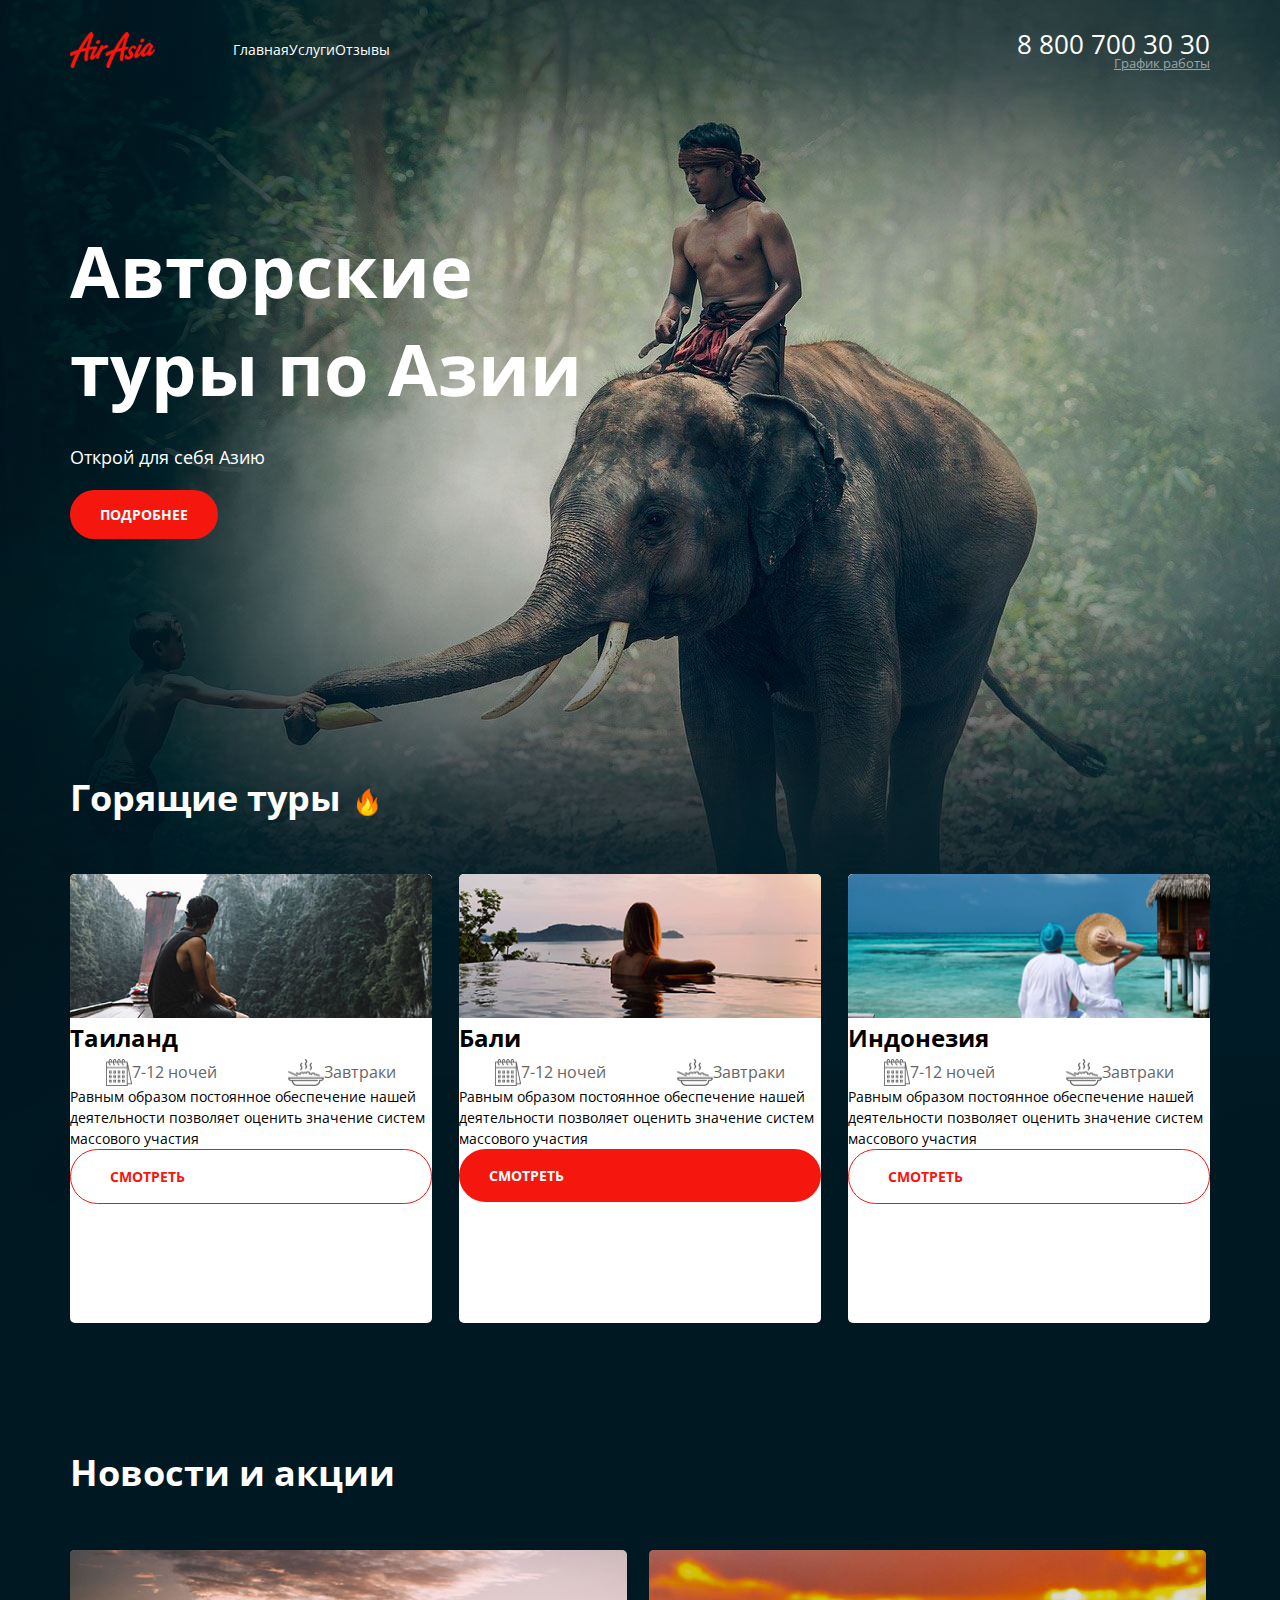
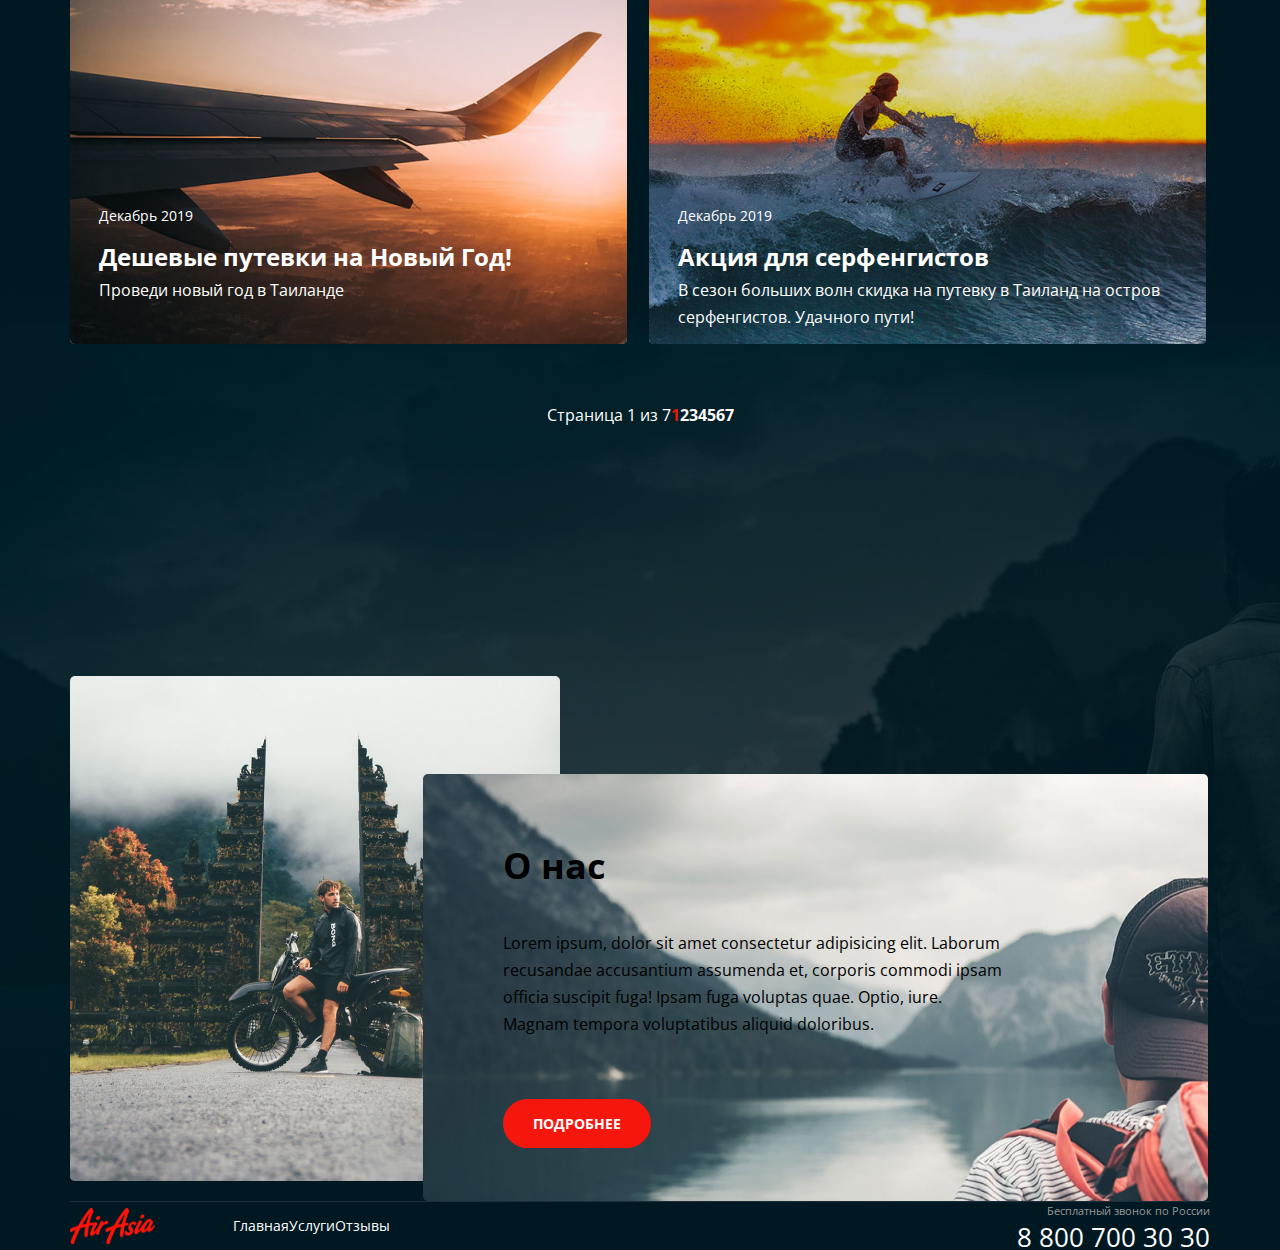
<file: index.html>
<!DOCTYPE html>
<html lang="ru">

<head>
    <meta charset="UTF-8">
    <meta http-equiv="X-UA-Compatible" content="ie=edge">
    <meta name="viewport" content="width=1160, initial-scale=1.0">
    <link rel="stylesheet" href="css/main.css">
    <title>Air-Asia | Home Page</title>
</head>

<body>
    <div class="wrapper main-page-wrapper">
        <div class="wrapper__content">
            <section class="hero">
                <div class="container hero__container">
                    <header class="header">
                        <div class="header__col">

                            <a href="#" class="logo">
                                <img src="./image/logo/logo.svg" alt="airasia logo" class="logo__pic">
                            </a>
                            <nav class="menu">
                                <ul class="menu__list">
                                    <li class="menu__item">
                                        <a href="#" class="menu__link">Главная</a>
                                    </li>
                                    <li class="menu__item">
                                        <a href="#" class="menu__link">Услуги</a>
                                    </li>
                                    <li class="menu__item">
                                        <a href="#" class="menu__link">Отзывы</a>
                                    </li>
                                </ul>
                            </nav>
                        </div>
                        <div class="header__col header__col--align--right">

                            <address class="contacts">
                                <a href="tel:+78007003030" class="contacts__phone">8 800 700 30 30</a>
                                <div class="contacts__dropdown-title">График работы</div>
                            </address>
                        </div>
                    </header>
                    <div class="hero__content">
                        <div class="hero__text-section">
                            <h1 class="hero__title">Авторские туры по Азии</h1>
                            <h5 class="hero__subtitle">Открой для себя Азию</h5>
                            <a href="#" class="hero__link btn btn--color--red">Подробнее</a>
                        </div>
                    </div>
                </div>
            </section>
            <section class="hot-trips">
                <div class="container">
                    <div class="title-container">
                        <h2 class="title-container__text">Горящие туры</h2>
                        <img src="./image/icon/fire_icon.png" alt="fire" class="title-container__icon">
                    </div>
                    <ul class="hot-trips__list">
                        <li class="hot-trips__item trip">
                            <div class="trip__state">
                                <div class="trip__visual">
                                    <img src="./image/content/trips/tai.jpg" alt="Таиланд" class="trip__pic">
                                </div>
                                <div class="trip__content">
                                    <h3 class="trip__heading">Таиланд</h3>
                                    <ul class="trip__option">
                                        <li class="trip__view">
                                            <img src="./image/icon/calendar_icon.png" alt="date-image"
                                                class="trip__icon">
                                            <p class="trip__duration">7-12 ночей</p>
                                        </li>
                                        <li class="trip__view">
                                            <img src="./image/icon/meal_icon.png" alt="eat-image" class="trip__icon">
                                            <p class="trip__eat">Завтраки</p>
                                        </li>
                                    </ul>
                                    <div class="trip__text">
                                        <p>Равным образом постоянное обеспечение нашей деятельности
                                            позволяет
                                            оценить
                                            значение систем массового участия</p>
                                    </div>
                                    <a href="#" class="trip__link btn btn--color--white">Смотреть</a>
                                </div>
                            </div>
                        </li>
                        <li class="hot-trips__item trip">
                            <div class="trip__state">
                                <div class="trip__visual">
                                    <img src="./image/content/trips/bali.jpg" alt="Бали" class="trip__pic">
                                </div>
                                <div class="trip__content">
                                    <h3 class="trip__heading">Бали</h3>
                                    <ul class="trip__option">
                                        <li class="trip__view">
                                            <img src="./image/icon/calendar_icon.png" alt="date-image"
                                                class="trip__icon">
                                            <p class="trip__duration">7-12 ночей</p>
                                        </li>
                                        <li class="trip__view">
                                            <img src="./image/icon/meal_icon.png" alt="eat-image" class="trip__icon">
                                            <p class="trip__eat">Завтраки</p>
                                        </li>
                                    </ul>
                                    <div class="trip__text">
                                        <p>Равным образом постоянное обеспечение нашей деятельности
                                            позволяет
                                            оценить
                                            значение систем массового участия</p>
                                    </div>
                                    <a href="#" class="trip__link btn btn--color--red">Смотреть</a>
                                </div>
                            </div>
                        </li>
                        <li class="hot-trips__item trip">
                            <div class="trip__state">
                                <div class="trip__visual">
                                    <img src="./image/content/trips/indo.jpg" alt="Индонезия" class="trip__pic">
                                </div>
                                <div class="trip__content">
                                    <h3 class="trip__heading">Индонезия</h3>
                                    <ul class="trip__option">
                                        <li class="trip__view">
                                            <img src="./image/icon/calendar_icon.png" alt="date-image"
                                                class="trip__icon">
                                            <p class="trip__duration">7-12 ночей</p>
                                        </li>
                                        <li class="trip__view">
                                            <img src="./image/icon/meal_icon.png" alt="eat-image" class="trip__icon">
                                            <p class="trip__eat">Завтраки</p>
                                        </li>
                                    </ul>
                                    <div class="trip__text">
                                        <p>Равным образом постоянное обеспечение нашей деятельности
                                            позволяет
                                            оценить
                                            значение систем массового участия</p>
                                    </div>
                                    <a href="#" class="trip__link btn btn--color--white">Смотреть</a>
                                </div>
                            </div>
                        </li>
                    </ul>
                </div>
            </section>
            <section class="news">
                <div class="container">
                    <h2 class="news__title">Новости и акции</h2>
                    <ul class="news__list">
                        <li class="news__item knowledge">
                            <div class="knowledge__visual">
                                <img src="./image/content/news/plain.jpg" alt="" class="knowledge__pic">
                            </div>
                            <div class="knowledge__content">
                                <time class="knowledge__date">Декабрь 2019</time>
                                <h4 class="knowledge__heading">Дешевые путевки на Новый Год!</h4>
                                <div class="knowledge__text">

                                    <p>Проведи новый год в Таиланде</p>
                                </div>
                            </div>
                        </li>
                        <li class="news__item knowledge">
                            <div class="knowledge__visual">
                                <img src="./image/content/news/surfer.jpg" alt="" class="knowledge__pic">
                            </div>
                            <div class="knowledge__content">
                                <time class="knowledge__date">Декабрь 2019</time>
                                <h4 class="knowledge__heading">Акция для серфенгистов</h4>
                                <div class="knowledge__text">

                                    <p>В сезон больших волн скидка на путевку в Таиланд на остров
                                        серфенгистов. Удачного пути!</p>
                                </div>
                            </div>
                        </li>
                    </ul>
                    <div class="paginator">
                        <p class="paginator__text">Страница 1 из 7</p>
                        <ul class="paginator__list">
                            <li class="paginator__item paginator__item--active">
                                <a href="" class="paginator__link paginator__link--services">1</a>
                            </li>
                            <li class="paginator__item">
                                <a href="" class="paginator__link">2</a>
                            </li>
                            <li class="paginator__item">
                                <a href="" class="paginator__link">3</a>
                            </li>
                            <li class="paginator__item">
                                <a href="" class="paginator__link">4</a>
                            </li>
                            <li class="paginator__item">
                                <a href="" class="paginator__link">5</a>
                            </li>
                            <li class="paginator__item">
                                <a href="" class="paginator__link">6</a>
                            </li>
                            <li class="paginator__item">
                                <a href="" class="paginator__link">7</a>
                            </li>
                        </ul>
                    </div>
                </div>
            </section>
            <section class="preview">
                <div class="container">
                    <div class="preview-about">
                        <div class="preview-about__desc">
                            <h2 class="preview-about__title">О нас</h2>
                            <div class="preview-about__desc-text">
                                <p>Lorem ipsum, dolor sit amet consectetur adipisicing elit. Laborum recusandae
                                    accusantium
                                    assumenda et, corporis commodi ipsam officia suscipit fuga! Ipsam fuga voluptas
                                    quae.
                                    Optio, iure. Magnam tempora voluptatibus aliquid doloribus.</p>
                            </div>
                            <a href="#" class="preview-about__link btn btn--color--red">Подробнее</a>
                        </div>
                    </div>
                </div>
            </section>
        </div>
        <footer class="footer-container">
            <div class="container">
                <div class="footer footer-style-home">
                    <div class="footer__col">
                    <div class="logo footer-logo">
                        <a href="#" class="logo__link">
                            <img src="./image/logo/logo.svg" alt="airasia" class="footer-logo__pic">
                        </a>
                    </div>
                    <nav class="menu footer-menu">
                        <ul class="menu__list">
                            <li class="menu__item">
                                <a href="/" class="menu__link">Главная</a>
                            </li>
                            <li class="menu__item">
                                <a href="/" class="menu__link">Услуги</a>
                            </li>
                            <li class="menu__item">
                                <a href="/" class="menu__link">Отзывы</a>
                            </li>
                        </ul>
                    </nav>
                    </div>
                    <div class="footer__col footer__col--aline--right">
                    <ul class="socials">
                        <li class="socials__item socials__item--icon--telegram">
                            <a href="/" class="socials__link"></a>
                        </li>
                        <li class="socials__item socials__item--icon--vk">
                            <a href="/" class="socials__link"></a>
                        </li>
                        <li class="socials__item socials__item--icon--facebook">
                            <a href="/" class="socials__link"></a>
                        </li>
                        <li class="socials__item socials__item--icon--inst">
                            <a href="/" class="socials__link"></a>
                        </li>
                    </ul>
                    <address class="contacts footer-contacts">
                        <div class="contacts__desc">Бесплатный звонок по России</div>
                        <a href="tel:+78007003030" class="contacts__phone">8 800 700 30 30</a>
                    </address>
                </div>
                </div>
            </div>
        </footer>
    </div>
</body>

</html>
</file>
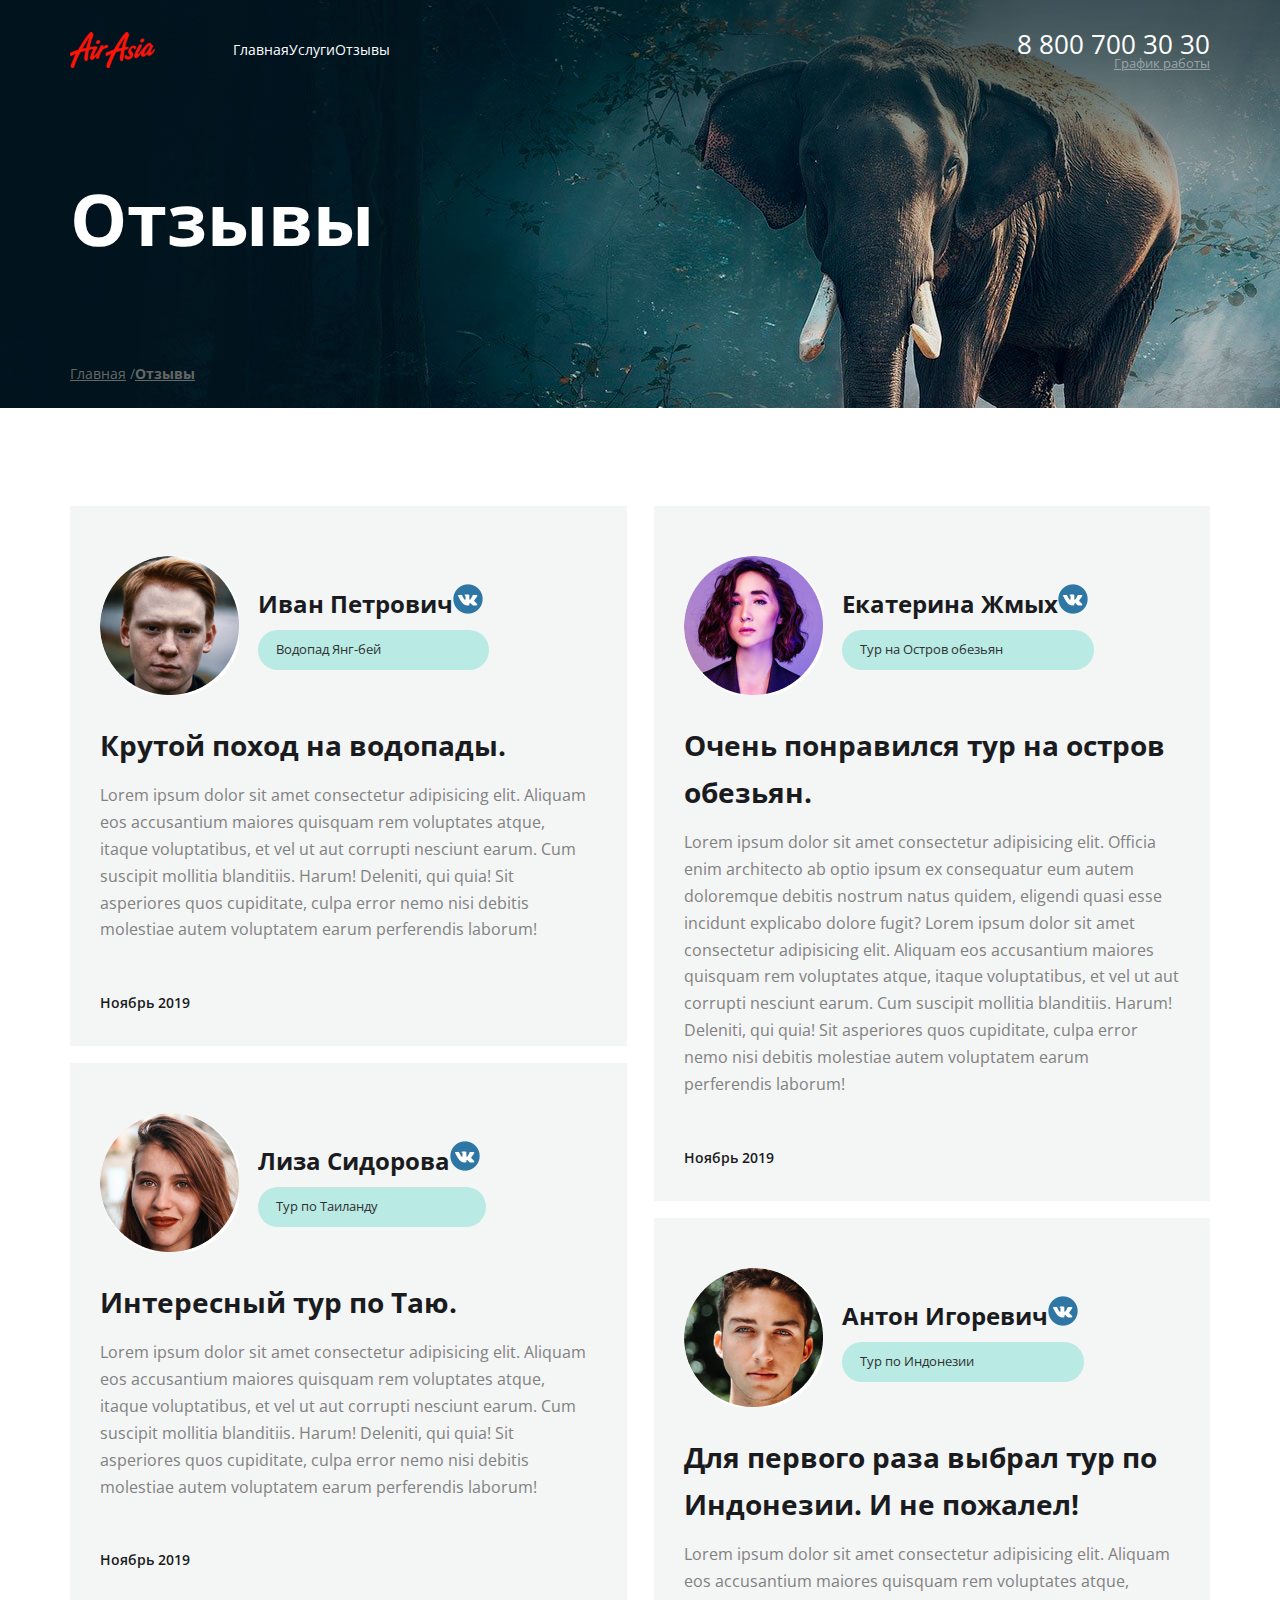
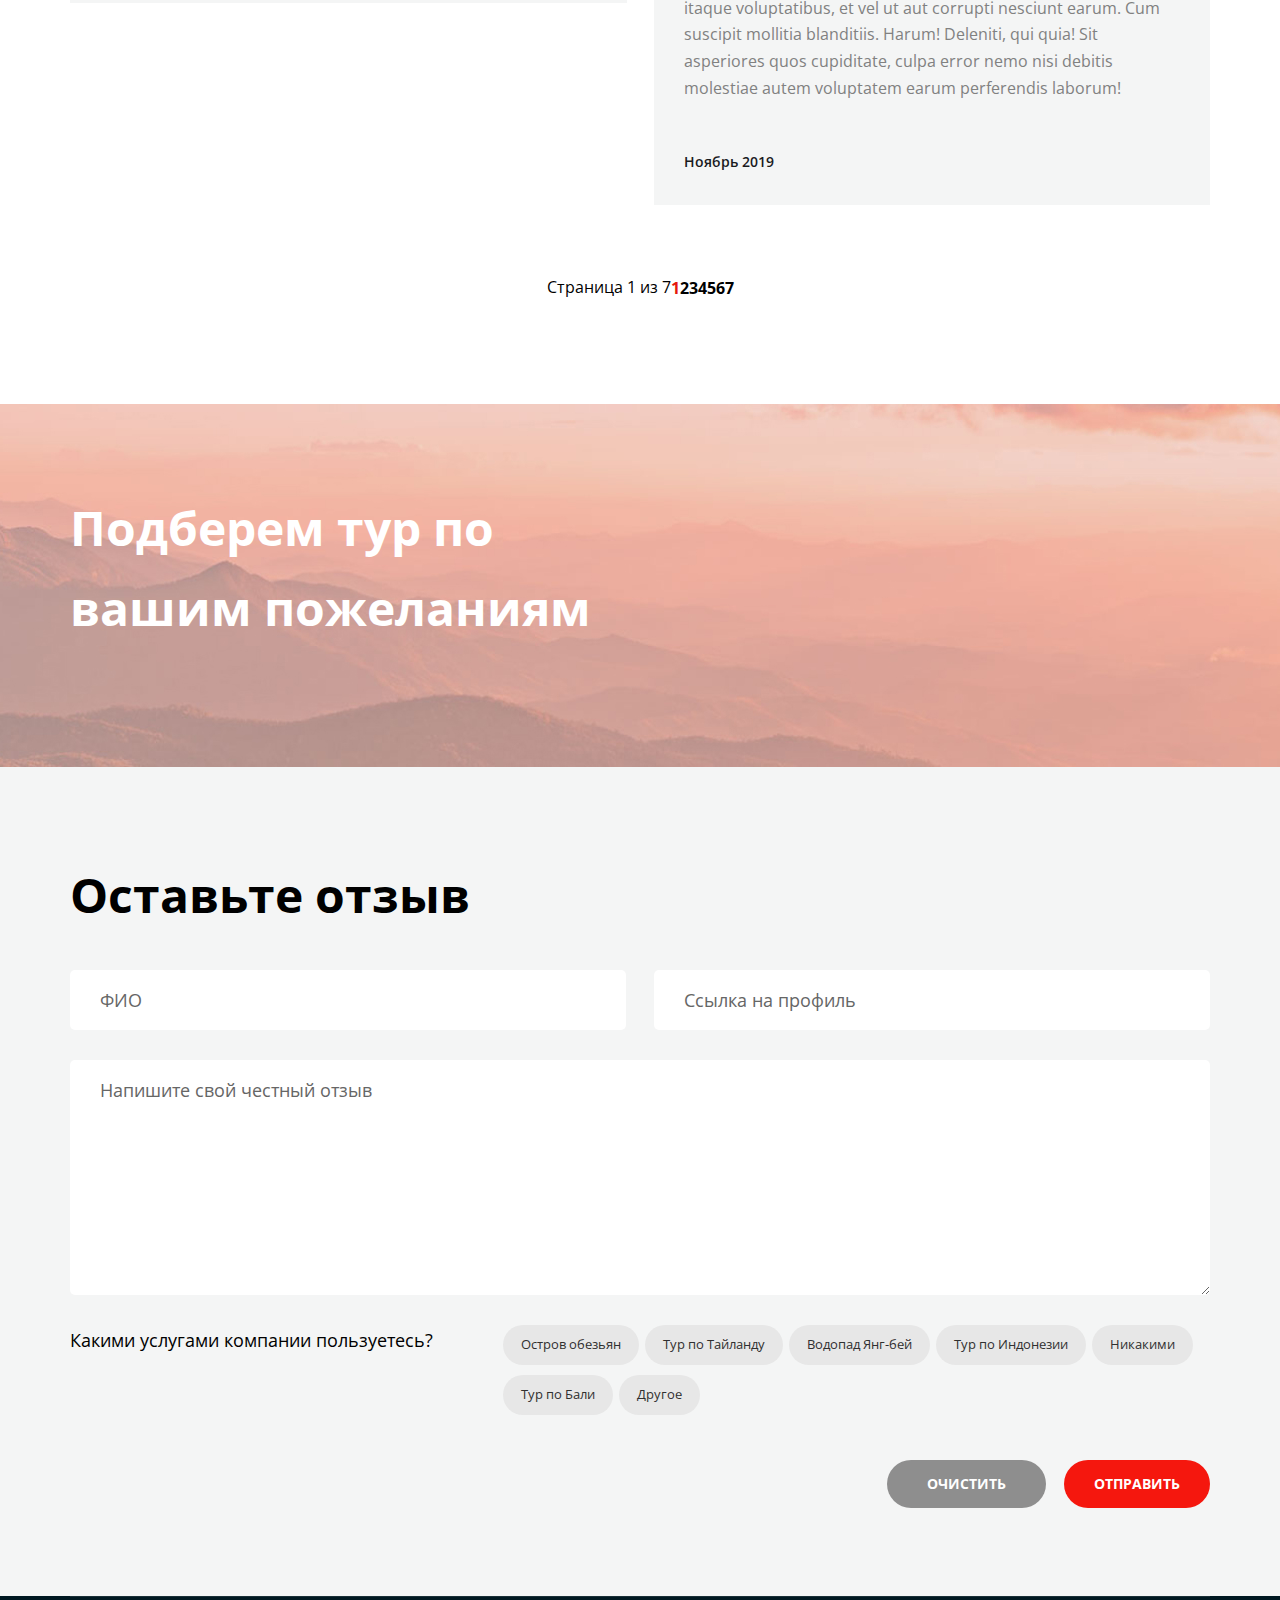
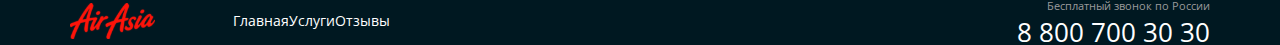
<file: reviews.html>
<!DOCTYPE html>
<html lang="ru">

<head>
    <meta charset="UTF-8">
    <meta http-equiv="X-UA-Compatible" content="ie=edge">
    <meta name="viewport" content="width=1160, initial-scale=1.0">
    <link rel="stylesheet" href="css/main.css">
    <title>Air-Asia | Reviews Page</title>
</head>

<body>
    <div class="wrapper">
        <section class="top-line">
            <div class="container top-line__container">
                <header class="header top-line__header">
                    <div class="header__col">

                        <a href="#" class="logo">
                            <img src="./image/logo/logo.svg" alt="airasia logo" class="logo__pic">
                        </a>
                        <nav class="menu">
                            <ul class="menu__list">
                                <li class="menu__item">
                                    <a href="#" class="menu__link">Главная</a>
                                </li>
                                <li class="menu__item">
                                    <a href="#" class="menu__link">Услуги</a>
                                </li>
                                <li class="menu__item">
                                    <a href="#" class="menu__link">Отзывы</a>
                                </li>
                            </ul>
                        </nav>
                    </div>
                    <div class="header__col header__col--align--right">

                        <address class="contacts">
                            <a href="tel:+78007003030" class="contacts__phone">8 800 700 30 30</a>
                            <div class="contacts__dropdown-title">График работы</div>
                        </address>
                    </div>
                </header>
                <h1 class="hero__title">Отзывы</h1>
                <nav class="breadcrumbs">
                    <ul class="breadcrumbs__list">
                        <li class="breadcrumbs__item">
                            <a href="#" class="breadcrumbs__link">Главная</a>
                        </li>
                        <li class="breadcrumbs__item breadcrumbs__item--active">
                            <a href="#" class="breadcrumbs__link">Отзывы</a>
                        </li>
                    </ul>
                </nav>
            </div>
        </section>
        <main class="page-content">
            <div class="container">
                <ul class="reviews">
                    <li class="reviews__item review">
                        <div class="review__header">
                            <div class="review__photo">
                                <div class="avatar">
                                    <img src="./image/content/reviews/review1.jpg" alt="user" class="avatar__img">
                                </div>
                            </div>
                            <div class="review__userdata">
                                <a href="#" class="review__user">Иван Петрович</a>
                                <div class="review__tag tags tag--bg--green">Водопад Янг-бей</div>
                            </div>
                        </div>
                        <div class="review__content">
                            <h5 class="review__title">Крутой поход на водопады.</h5>
                            <div class="review__text">
                                <p>Lorem ipsum dolor sit amet consectetur adipisicing elit. Aliquam eos accusantium maiores quisquam rem voluptates atque, itaque voluptatibus, et vel ut aut corrupti nesciunt earum. Cum suscipit mollitia blanditiis. Harum!
                                Deleniti, qui quia! Sit asperiores quos cupiditate, culpa error nemo nisi debitis molestiae autem voluptatem earum perferendis laborum!</p>
                            </div>
                            <time class="review__date">Ноябрь 2019</time>
                        </div>
                    </li>
                    
                    <li class="reviews__item review">
                        <div class="review__header">
                            <div class="review__photo">
                                <div class="avatar">
                                    <img src="./image/content/reviews/review3.jpg" alt="user" class="avatar__img">
                                </div>
                            </div>
                            <div class="review__userdata">
                                <a href="#" class="review__user">Лиза Сидорова</a>
                                <div class="review__tag tags tag--bg--green">Тур по Таиланду</div>
                            </div>
                        </div>
                        <div class="review__content">
                            <h5 class="review__title">Интересный тур по Таю.</h5>
                            <div class="review__text">
                                <p>Lorem ipsum dolor sit amet consectetur adipisicing elit. Aliquam eos accusantium maiores quisquam rem voluptates atque, itaque voluptatibus, et vel ut aut corrupti nesciunt earum. Cum suscipit mollitia blanditiis. Harum!
                                Deleniti, qui quia! Sit asperiores quos cupiditate, culpa error nemo nisi debitis molestiae autem voluptatem earum perferendis laborum!</p>
                            </div>
                            <time class="review__date">Ноябрь 2019</time>
                        </div>
                    </li>
                    <li class="reviews__item review">
                        <div class="review__header">
                            <div class="review__photo">
                                <div class="avatar">
                                    <img src="./image/content/reviews/review2.jpg" alt="user" class="avatar__img">
                                </div>
                            </div>
                            <div class="review__userdata">
                                <a href="#" class="review__user">Екатерина Жмых</a>
                                <div class="review__tag tags tag--bg--green">Тур на Остров обезьян</div>
                            </div>
                        </div>
                        <div class="review__content">
                            <h5 class="review__title">Очень понравился тур на остров обезьян.</h5>
                            <div class="review__text">
                                <p>Lorem ipsum dolor sit amet consectetur adipisicing elit. Officia enim architecto ab optio ipsum ex consequatur eum autem doloremque debitis nostrum natus quidem, eligendi quasi esse incidunt explicabo dolore fugit? Lorem ipsum dolor sit amet consectetur adipisicing elit. Aliquam eos accusantium maiores quisquam rem voluptates atque, itaque voluptatibus, et vel ut aut corrupti nesciunt earum. Cum suscipit mollitia blanditiis. Harum!
                                Deleniti, qui quia! Sit asperiores quos cupiditate, culpa error nemo nisi debitis molestiae autem voluptatem earum perferendis laborum!</p>
                            </div>
                            <time class="review__date">Ноябрь 2019</time>
                        </div>
                    </li>
                    <li class="reviews__item review">
                        <div class="review__header">
                            <div class="review__photo">
                                <div class="avatar">
                                    <img src="./image/content/reviews/review4.jpg" alt="user" class="avatar__img">
                                </div>
                            </div>
                            <div class="review__userdata">
                                <a href="#" class="review__user">Антон Игоревич</a>
                                <div class="review__tag tags tag--bg--green">Тур по Индонезии</div>
                            </div>
                        </div>
                        <div class="review__content">
                            <h5 class="review__title">Для первого раза выбрал тур по Индонезии. И не пожалел!</h5>
                            <div class="review__text">
                                <p>Lorem ipsum dolor sit amet consectetur adipisicing elit. Aliquam eos accusantium maiores quisquam rem voluptates atque, itaque voluptatibus, et vel ut aut corrupti nesciunt earum. Cum suscipit mollitia blanditiis. Harum!
                                Deleniti, qui quia! Sit asperiores quos cupiditate, culpa error nemo nisi debitis molestiae autem voluptatem earum perferendis laborum!</p>
                            </div>
                            <time class="review__date">Ноябрь 2019</time>
                        </div>
                    </li>
                </ul>
            </div>
            <div class="paginator">
                <p class="paginator__text">Страница 1 из 7</p>
                <ul class="paginator__list">
                    <li class="paginator__item paginator__item--active">
                        <a href="" class="paginator__link paginator__link--services">1</a>
                    </li>
                    <li class="paginator__item">
                        <a href="" class="paginator__link paginator__link--services">2</a>
                    </li>
                    <li class="paginator__item">
                        <a href="" class="paginator__link paginator__link--services">3</a>
                    </li>
                    <li class="paginator__item">
                        <a href="" class="paginator__link paginator__link--services">4</a>
                    </li>
                    <li class="paginator__item">
                        <a href="" class="paginator__link paginator__link--services">5</a>
                    </li>
                    <li class="paginator__item">
                        <a href="" class="paginator__link paginator__link--services">6</a>
                    </li>
                    <li class="paginator__item">
                        <a href="" class="paginator__link paginator__link--services">7</a>
                    </li>
                </ul>
            </div>
        </main>
        <section class="separator">
            <div class="container">
                <div class="separator__content">
                    <h2 class="separator__title">Подберем тур по вашим пожеланиям</h2>
                </div>
            </div>
        </section>
        <section class="inner-section">
            <div class="container">
                <h2 class="inner-section__title">Оставьте отзыв</h2>
                <form class="form">
                    <div class="form__row">
                        <input type="text" placeholder="ФИО" class="form__input">
                        <input type="text" placeholder="Ссылка на профиль" class="form__input">
                    </div>
                    <div class="form__row">
                        <textarea placeholder="Напишите свой честный отзыв" class="form__input form__input--textarea"></textarea>
                    </div>
                    <div class="form__controls">
                        <div class="form__controls-title">Какими услугами компании пользуетесь?</div>
                        <ui class="controls">
                            <li class="controls__item">
                                <label class="controls__elem">
                                    <input type="checkbox" class="controls__checkbox">
                                    <div class="tags controls__tag">Остров обезьян</div>
                                </label>
                            </li>
                            <li class="controls__item">
                                <label class="controls__elem">
                                    <input type="checkbox" class="controls__checkbox">
                                    <div class="tags controls__tag">Тур по Тайланду</div>
                                </label>
                            </li>
                            <li class="controls__item">
                                <label class="controls__elem">
                                    <input type="checkbox" class="controls__checkbox">
                                    <div class="tags controls__tag">Водопад Янг-бей</div>
                                </label>
                            </li>
                            <li class="controls__item">
                                <label class="controls__elem">
                                    <input type="checkbox" class="controls__checkbox">
                                    <div class="tags controls__tag">Тур по Индонезии</div>
                                </label>
                            </li>
                            <li class="controls__item">
                                <label class="controls__elem">
                                    <input type="checkbox" class="controls__checkbox">
                                    <div class="tags controls__tag">Никакими</div>
                                </label>
                            </li>
                            <li class="controls__item">
                                <label class="controls__elem">
                                    <input type="checkbox" class="controls__checkbox">
                                    <div class="tags controls__tag">Тур по Бали</div>
                                </label>
                            </li>
                            <li class="controls__item">
                                <label class="controls__elem">
                                    <input type="checkbox" class="controls__checkbox">
                                    <div class="tags controls__tag">Другое</div>
                                </label>
                            </li>
                        </ui>
                    </div>
                    <div class="form__btns">
                        <button type="reset" class="form__btn btn btn--color--grey">Очистить</button>
                        <button type="submit" class="form__btn btn btn--color--red">Отправить</button>
                    </div>
                </form>
            </div>
        </section>
        <footer class="footer-container">
            <div class="container">
                <div class="footer footer-style-home">
                    <div class="footer__col">
                        <div class="logo footer-logo">
                            <a href="#" class="logo__link">
                                <img src="./image/logo/logo.svg" alt="airasia" class="footer-logo__pic">
                            </a>
                        </div>
                        <nav class="menu footer-menu">
                            <ul class="menu__list">
                                <li class="menu__item">
                                    <a href="/" class="menu__link">Главная</a>
                                </li>
                                <li class="menu__item">
                                    <a href="/" class="menu__link">Услуги</a>
                                </li>
                                <li class="menu__item">
                                    <a href="/" class="menu__link">Отзывы</a>
                                </li>
                            </ul>
                        </nav>
                    </div>
                    <div class="footer__col footer__col--aline--right">
                        <ul class="socials">
                            <li class="socials__item socials__item--icon--telegram">
                                <a href="/" class="socials__link"></a>
                            </li>
                            <li class="socials__item socials__item--icon--vk">
                                <a href="/" class="socials__link"></a>
                            </li>
                            <li class="socials__item socials__item--icon--facebook">
                                <a href="/" class="socials__link"></a>
                            </li>
                            <li class="socials__item socials__item--icon--inst">
                                <a href="/" class="socials__link"></a>
                            </li>
                        </ul>
                        <address class="contacts footer-contacts">
                            <div class="contacts__desc">Бесплатный звонок по России</div>
                            <a href="tel:+78007003030" class="contacts__phone">8 800 700 30 30</a>
                        </address>
                    </div>
                </div>
            </div>
        </footer>
    </div>
</body>

</html>
</file>
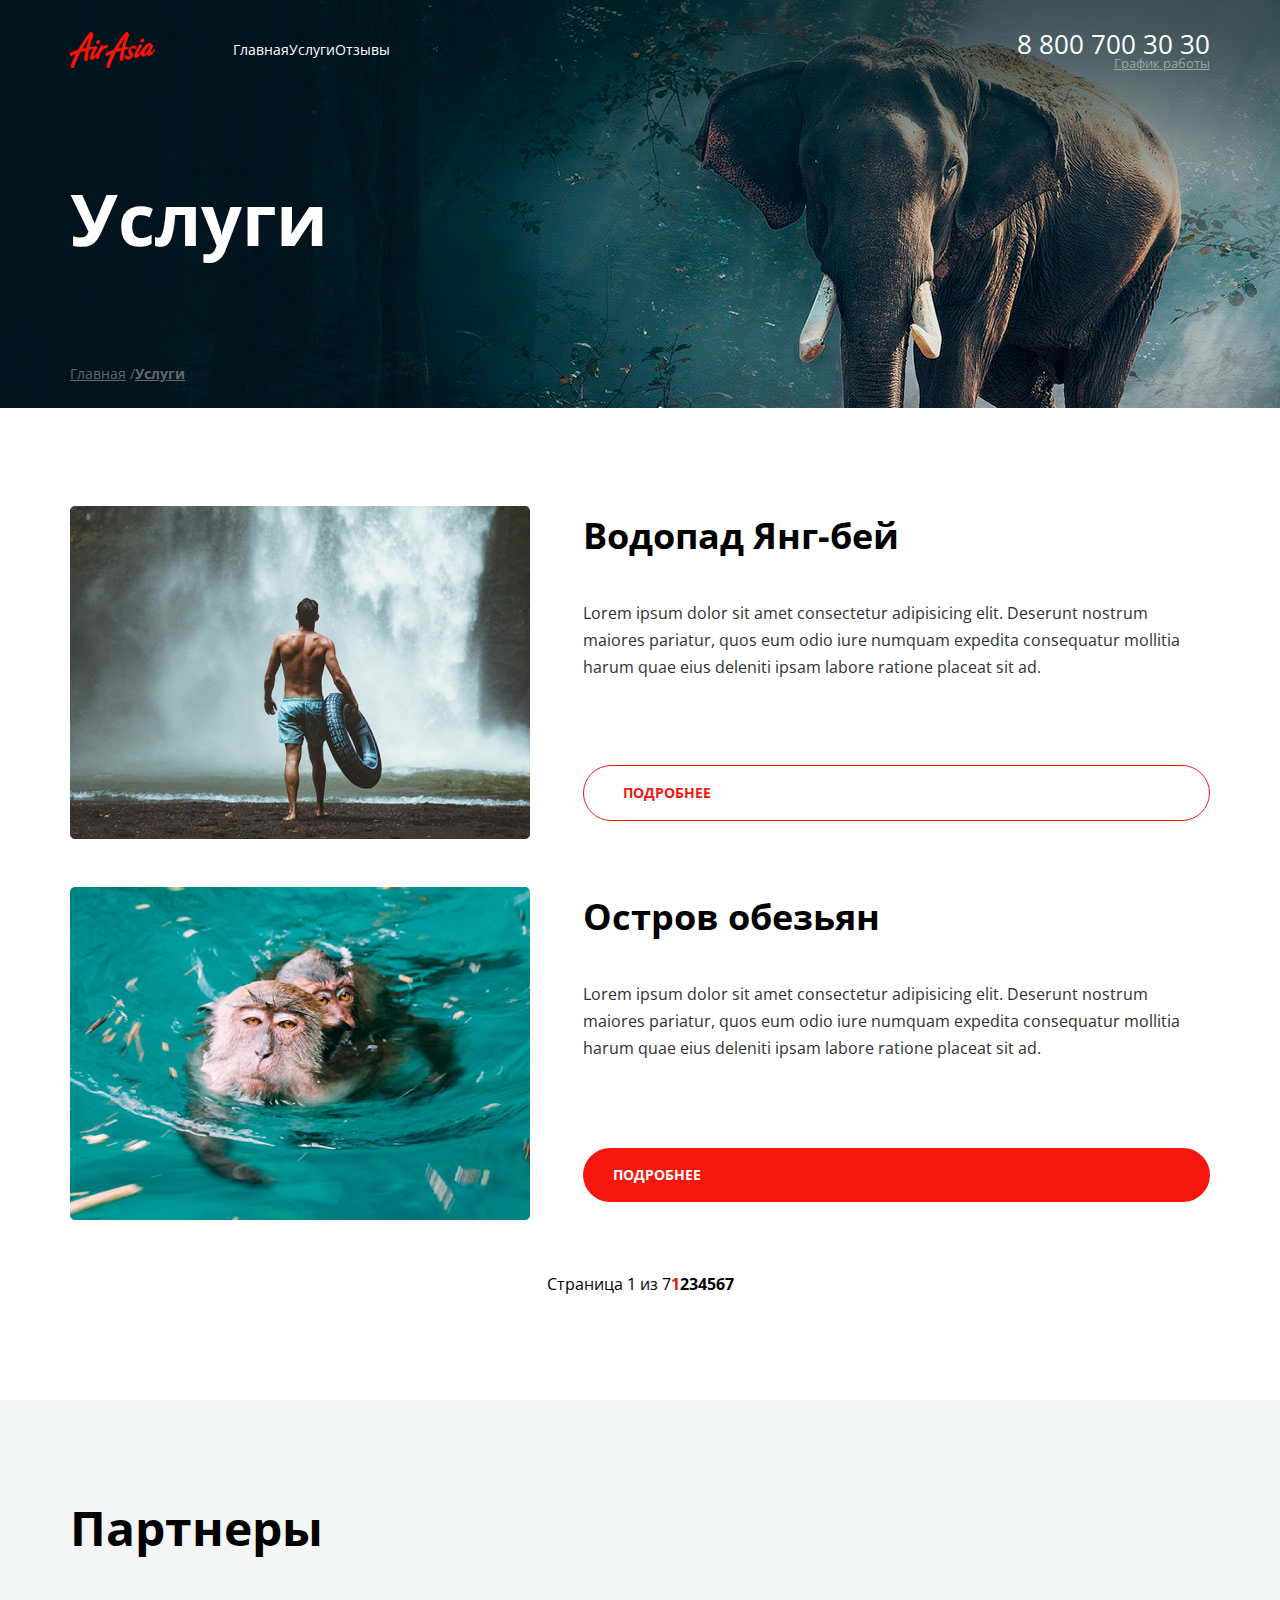
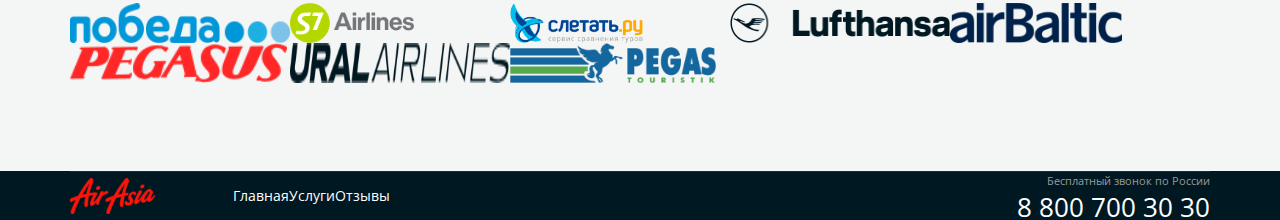
<file: services.html>
<!DOCTYPE html>
<html lang="ru">

<head>
    <meta charset="UTF-8">
    <meta http-equiv="X-UA-Compatible" content="ie=edge">
    <meta name="viewport" content="width=1160, initial-scale=1.0">
    <link rel="stylesheet" href="css/main.css">
    <title>Air-Asia | Services Page</title>
</head>

<body>
    <div class="wrapper">
       <section class="top-line">
           <div class="container top-line__container">
            <header class="header top-line__header">
                <div class="header__col">

                    <a href="#" class="logo">
                        <img src="./image/logo/logo.svg" alt="airasia logo" class="logo__pic">
                    </a>
                    <nav class="menu">
                        <ul class="menu__list">
                            <li class="menu__item">
                                <a href="#" class="menu__link">Главная</a>
                            </li>
                            <li class="menu__item">
                                <a href="#" class="menu__link">Услуги</a>
                            </li>
                            <li class="menu__item">
                                <a href="#" class="menu__link">Отзывы</a>
                            </li>
                        </ul>
                    </nav>
                </div>
                <div class="header__col header__col--align--right">

                    <address class="contacts">
                        <a href="tel:+78007003030" class="contacts__phone">8 800 700 30 30</a>
                        <div class="contacts__dropdown-title">График работы</div>
                    </address>
                </div>
            </header>
            <h1 class="hero__title">Услуги</h1>
            <nav class="breadcrumbs">
                <ul class="breadcrumbs__list">
                    <li class="breadcrumbs__item">
                        <a href="#" class="breadcrumbs__link">Главная</a>
                    </li>
                    <li class="breadcrumbs__item breadcrumbs__item--active">
                        <a href="#" class="breadcrumbs__link">Услуги</a>
                    </li>
                </ul>
            </nav>
           </div>
       </section>
       <main class="page-content">
           <div class="container">
               <ul class="services">
                   <li class="services__item service">
                       <div class="service__img">
                           <img src="./image/content/services/waterfall.jpg" alt="waterfall" class="service__img-elem">
                       </div>
                       <div class="service__content">
                           <h2 class="service__title">Водопад Янг-бей</h2>
                            <div class="service__desc">
                                <p>Lorem ipsum dolor sit amet consectetur adipisicing elit. Deserunt nostrum maiores pariatur, quos eum odio iure numquam expedita consequatur mollitia harum quae eius deleniti ipsam labore ratione placeat sit ad.</p>
                            </div>
                            <a href="" class="service__link btn btn--color--white">Подробнее</a>
                        </div>
                   </li>
                   <li class="services__item service">
                       <div class="service__img">
                           <img src="./image/content/services/monkeys.jpg" alt="monkeys" class="service__img-elem">
                       </div>
                       <div class="service__content">
                           <h2 class="service__title">Остров обезьян</h2>
                            <div class="service__desc">
                                <p>Lorem ipsum dolor sit amet consectetur adipisicing elit. Deserunt nostrum maiores pariatur, quos eum odio iure numquam expedita consequatur mollitia harum quae eius deleniti ipsam labore ratione placeat sit ad.</p>
                            </div>
                            <a href="" class="service__link btn btn--color--red">Подробнее</a>
                        </div>
                   </li>
               </ul>
           </div>
           <div class="paginator">
            <p class="paginator__text">Страница 1 из 7</p>
            <ul class="paginator__list">
                <li class="paginator__item paginator__item--active">
                    <a href="" class="paginator__link paginator__link--services">1</a>
                </li>
                <li class="paginator__item">
                    <a href="" class="paginator__link paginator__link--services">2</a>
                </li>
                <li class="paginator__item">
                    <a href="" class="paginator__link paginator__link--services">3</a>
                </li>
                <li class="paginator__item">
                    <a href="" class="paginator__link paginator__link--services">4</a>
                </li>
                <li class="paginator__item">
                    <a href="" class="paginator__link paginator__link--services">5</a>
                </li>
                <li class="paginator__item">
                    <a href="" class="paginator__link paginator__link--services">6</a>
                </li>
                <li class="paginator__item">
                    <a href="" class="paginator__link paginator__link--services">7</a>
                </li>
            </ul>
        </div>
        </main>
        <section class="inner-section">
            <div class="container">
                <h2 class="inner-section__title">Партнеры</h2>
                <ul class="partners">
                    <li class="partners__item">
                        <a href="#" class="partners__link">
                            <img src="./image/logo/pobeda.png" alt="Pobeda" class="partners__img">
                        </a>
                    </li>
                    <li class="partners__item">
                        <a href="#" class="partners__link">
                            <img src="./image/logo/s7.png" alt="S7" class="partners__img">
                        </a>
                    </li>
                    <li class="partners__item">
                        <a href="#" class="partners__link">
                            <img src="./image/logo/lets-fly.png" alt="Lets-fly" class="partners__img">
                        </a>
                    </li>
                    <li class="partners__item">
                        <a href="#" class="partners__link">
                            <img src="./image/logo/lufthansa.png" alt="Lufthansa" class="partners__img">
                        </a>
                    </li>
                    <li class="partners__item">
                        <a href="#" class="partners__link">
                            <img src="./image/logo/airbaltic.png" alt="Airbaltic" class="partners__img">
                        </a>
                    </li>
                    <li class="partners__item">
                        <a href="#" class="partners__link">
                            <img src="./image/logo/pegasus.png" alt="Pegasus" class="partners__img">
                        </a>
                    </li>
                    <li class="partners__item">
                        <a href="#" class="partners__link">
                            <img src="./image/logo/ural.png" alt="Ural" class="partners__img">
                        </a>
                    </li>
                    <li class="partners__item">
                        <a href="#" class="partners__link">
                            <img src="./image/logo/pegas.png" alt="Pegas" class="partners__img">
                        </a>
                    </li>
                </ul>
            </div>
        </section>
        <footer class="footer-container">
            <div class="container">
                <div class="footer footer-style-home">
                    <div class="footer__col">
                    <div class="logo footer-logo">
                        <a href="#" class="logo__link">
                            <img src="./image/logo/logo.svg" alt="airasia" class="footer-logo__pic">
                        </a>
                    </div>
                    <nav class="menu footer-menu">
                        <ul class="menu__list">
                            <li class="menu__item">
                                <a href="/" class="menu__link">Главная</a>
                            </li>
                            <li class="menu__item">
                                <a href="/" class="menu__link">Услуги</a>
                            </li>
                            <li class="menu__item">
                                <a href="/" class="menu__link">Отзывы</a>
                            </li>
                        </ul>
                    </nav>
                    </div>
                    <div class="footer__col footer__col--aline--right">
                    <ul class="socials">
                        <li class="socials__item socials__item--icon--telegram">
                            <a href="/" class="socials__link"></a>
                        </li>
                        <li class="socials__item socials__item--icon--vk">
                            <a href="/" class="socials__link"></a>
                        </li>
                        <li class="socials__item socials__item--icon--facebook">
                            <a href="/" class="socials__link"></a>
                        </li>
                        <li class="socials__item socials__item--icon--inst">
                            <a href="/" class="socials__link"></a>
                        </li>
                    </ul>
                    <address class="contacts footer-contacts">
                        <div class="contacts__desc">Бесплатный звонок по России</div>
                        <a href="tel:+78007003030" class="contacts__phone">8 800 700 30 30</a>
                    </address>
                </div>
                </div>
            </div>
        </footer>
    </div>
</body>

</html>
</file>
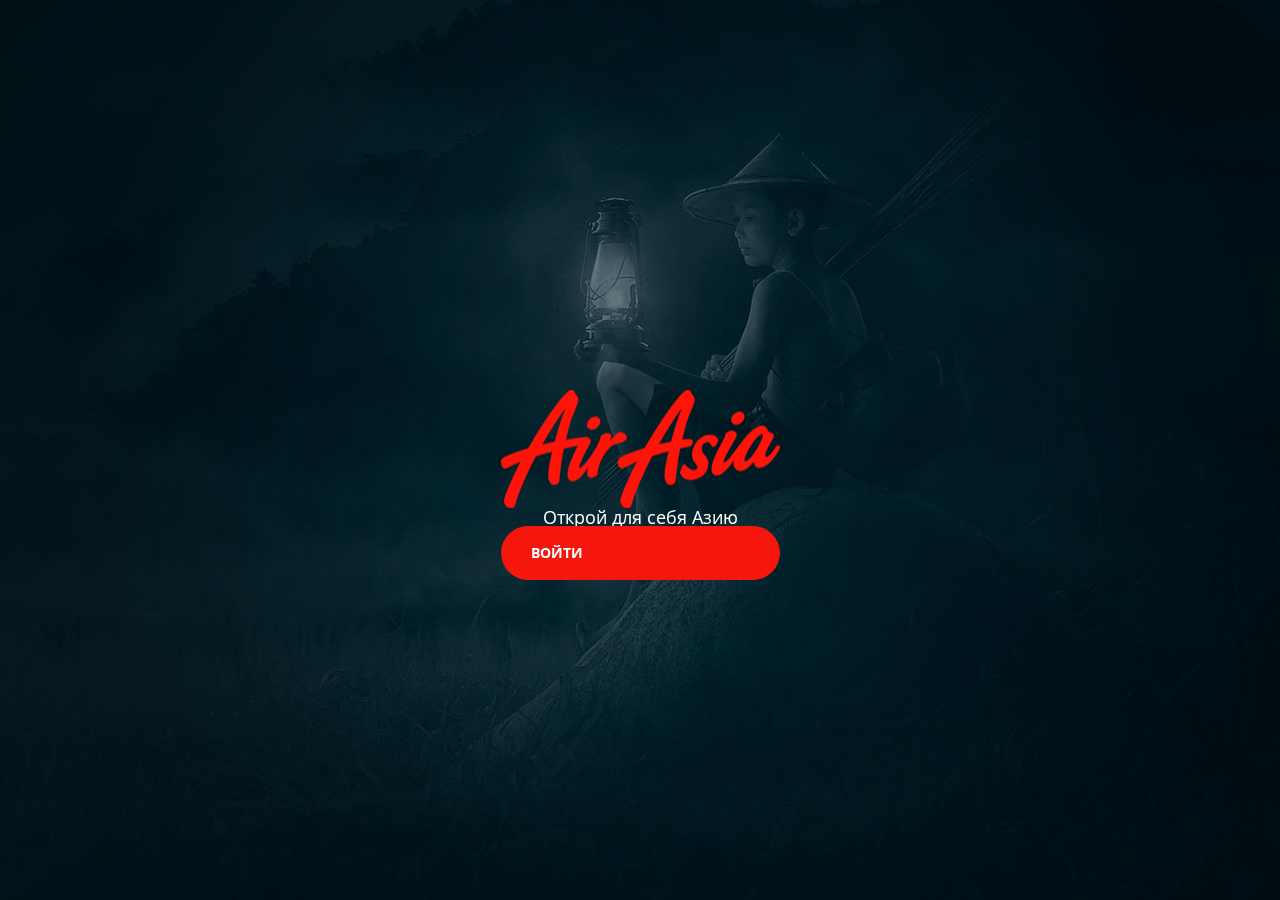
<file: welcome.html>
<!DOCTYPE html>
<html lang="ru">

<head>
    <meta charset="UTF-8">
    <meta http-equiv="X-UA-Compatible" content="ie=edge">
    <meta name="viewport" content="width=1160, initial-scale=1.0">
    <link rel="stylesheet" href="css/main.css">
    <title>Air-Asia | Welcome Page</title>
</head>

<body>
   <div class="welcome">
     <div class="welcome__container">
       <div class="central">
         <img src="./image/logo/logo.svg" alt="air-asia logo" class="central__logo">
         <div class="central__tagline">Открой для себя Азию</div>
         <a href="#" class="btn btn--color--red">Войти</a>
       </div>
     </div>
   </div>
</body>

</html>
</file>
<file: css/main.css>
@import url('layout/fonts.css');
@import url('layout/normalize.css');
@import url('layout/base.css');
@import url('blocks/main-page-wrapper.css');
@import url('blocks/header.css');
@import url('blocks/logo.css');
@import url('blocks/menu.css');
@import url('blocks/contacts.css');
@import url('blocks/hero.css');
@import url('blocks/hot-trips.css');
@import url('blocks/news.css');
@import url('blocks/paginator.css');
@import url('blocks/preview.css');
@import url('blocks/footer-style-home.css');
@import url('blocks/footer.css');
@import url('blocks/footer-logo.css');
@import url('blocks/footer-menu.css');
@import url('blocks/socials.css');
@import url('blocks/footer-contacts.css');
@import url('blocks/top-line.css');
@import url('blocks/page-content.css');
@import url('blocks/partners.css');
@import url('blocks/reviews.css');
@import url('blocks/separator.css');
@import url('blocks/form.css');
@import url('blocks/welcome.css');
</file>
